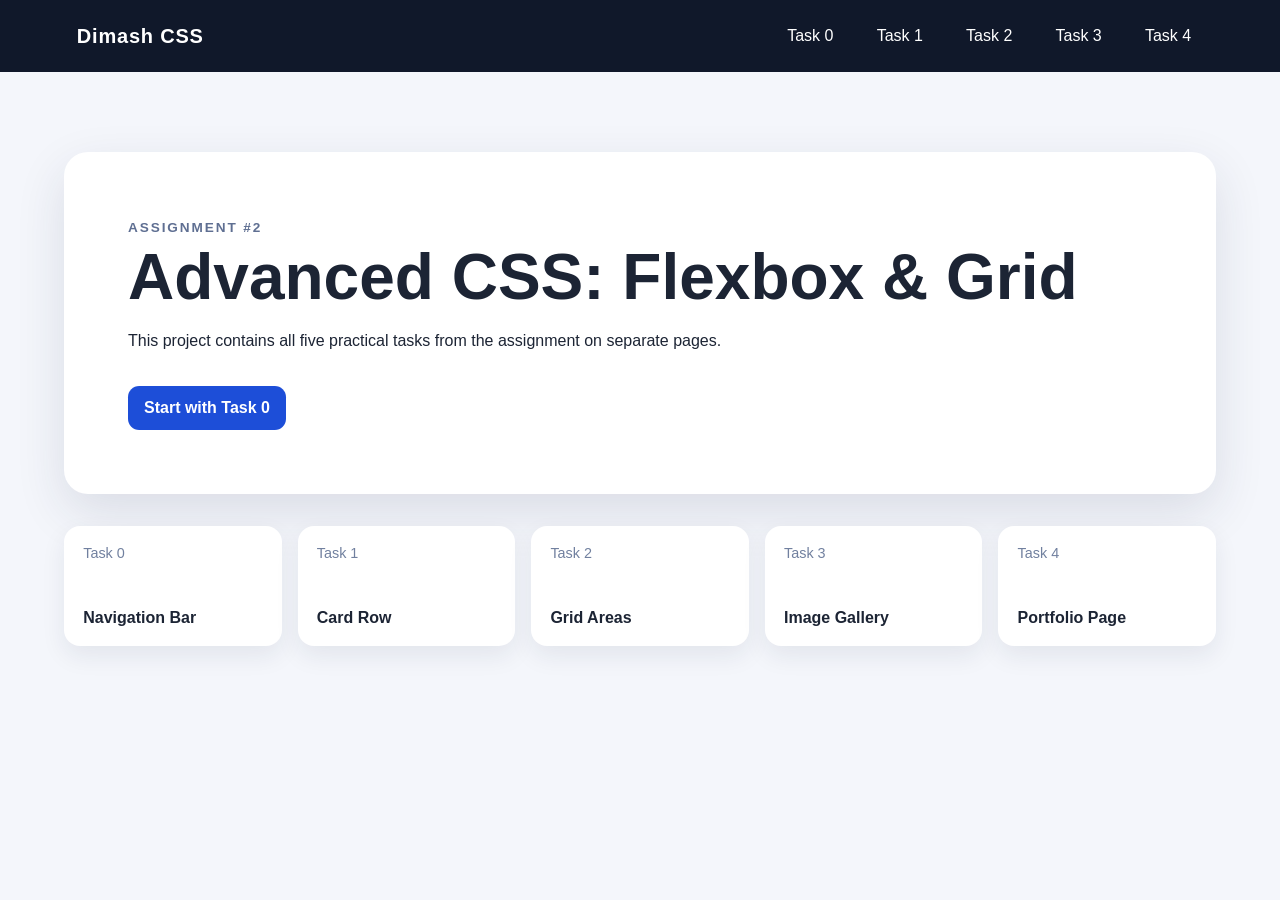
<file: index.html>
<!DOCTYPE html>
<html lang="en">
<head>
    <meta charset="UTF-8">
    <meta name="viewport" content="width=device-width, initial-scale=1.0">
    <title>Advanced CSS Assignment</title>
    <link rel="stylesheet" href="style.css">
</head>
<body>
    <header class="site-header">
        <a class="logo" href="index.html">Dimash CSS</a>
        <nav class="nav-links">
            <a href="task0.html">Task 0</a>
            <a href="task1.html">Task 1</a>
            <a href="task2.html">Task 2</a>
            <a href="task3.html">Task 3</a>
            <a href="task4.html">Task 4</a>
        </nav>
    </header>

    <main class="landing">
        <section class="hero-panel">
            <p class="eyebrow">Assignment #2</p>
            <h1>Advanced CSS: Flexbox & Grid</h1>
            <p>This project contains all five practical tasks from the assignment on separate pages.</p>
            <a class="primary-button" href="task0.html">Start with Task 0</a>
        </section>

        <section class="task-list">
            <a class="task-link-card" href="task0.html"><span>Task 0</span><strong>Navigation Bar</strong></a>
            <a class="task-link-card" href="task1.html"><span>Task 1</span><strong>Card Row</strong></a>
            <a class="task-link-card" href="task2.html"><span>Task 2</span><strong>Grid Areas</strong></a>
            <a class="task-link-card" href="task3.html"><span>Task 3</span><strong>Image Gallery</strong></a>
            <a class="task-link-card" href="task4.html"><span>Task 4</span><strong>Portfolio Page</strong></a>
        </section>
    </main>
</body>
</html>
</file>
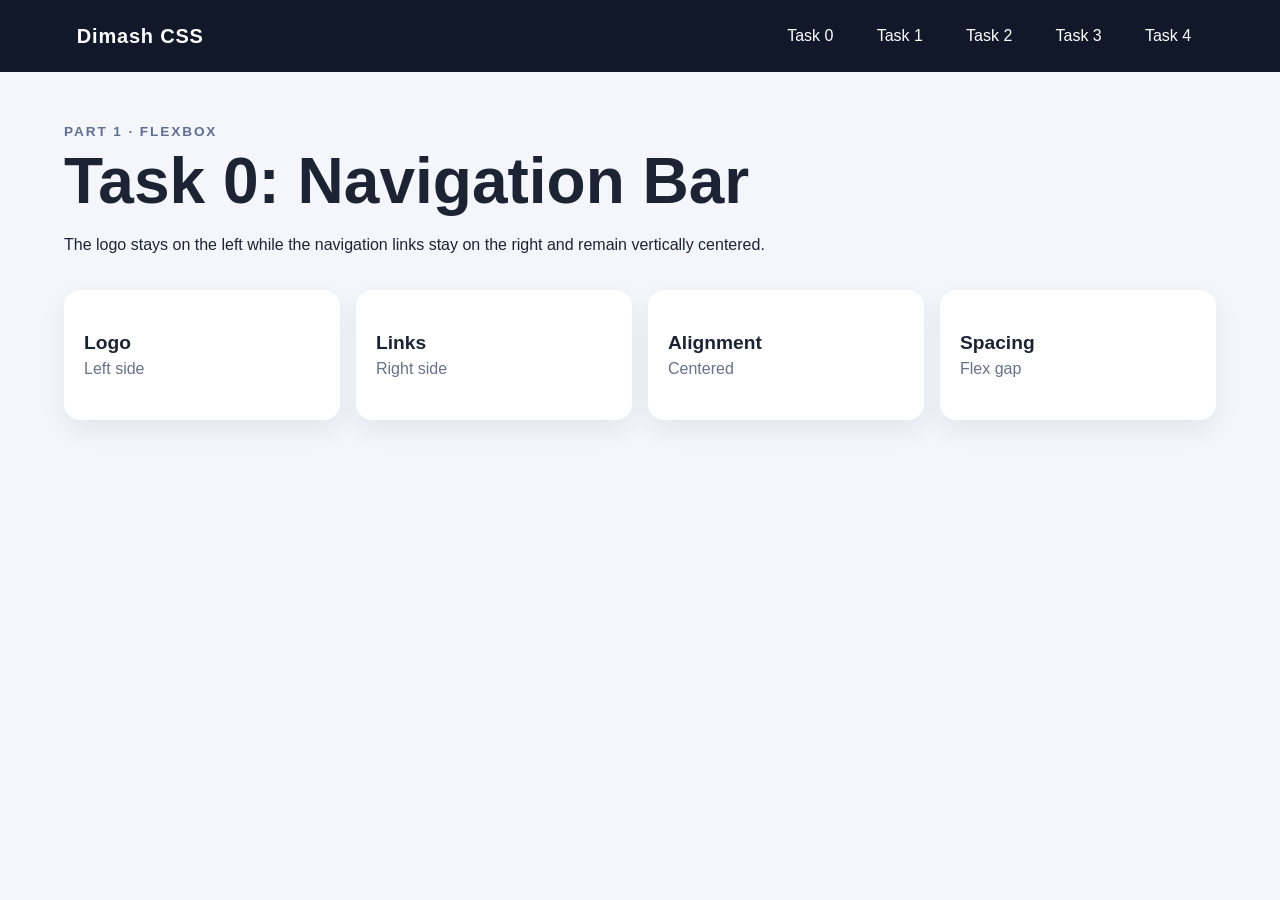
<file: task0.html>
<!DOCTYPE html>
<html lang="en">
<head>
    <meta charset="UTF-8">
    <meta name="viewport" content="width=device-width, initial-scale=1.0">
    <title>Task 0 - Navigation Bar</title>
    <link rel="stylesheet" href="style.css">
</head>
<body>
    <header class="site-header demo-navbar">
        <a class="logo" href="index.html">Dimash CSS</a>
        <nav class="nav-links">
            <a href="task0.html">Task 0</a>
            <a href="task1.html">Task 1</a>
            <a href="task2.html">Task 2</a>
            <a href="task3.html">Task 3</a>
            <a href="task4.html">Task 4</a>
        </nav>
    </header>

    <main class="page-shell">
        <section class="intro-block">
            <p class="eyebrow">Part 1 · Flexbox</p>
            <h1>Task 0: Navigation Bar</h1>
            <p>The logo stays on the left while the navigation links stay on the right and remain vertically centered.</p>
        </section>

        <section class="feature-strip">
            <div><strong>Logo</strong><span>Left side</span></div>
            <div><strong>Links</strong><span>Right side</span></div>
            <div><strong>Alignment</strong><span>Centered</span></div>
            <div><strong>Spacing</strong><span>Flex gap</span></div>
        </section>
    </main>
</body>
</html>
</file>
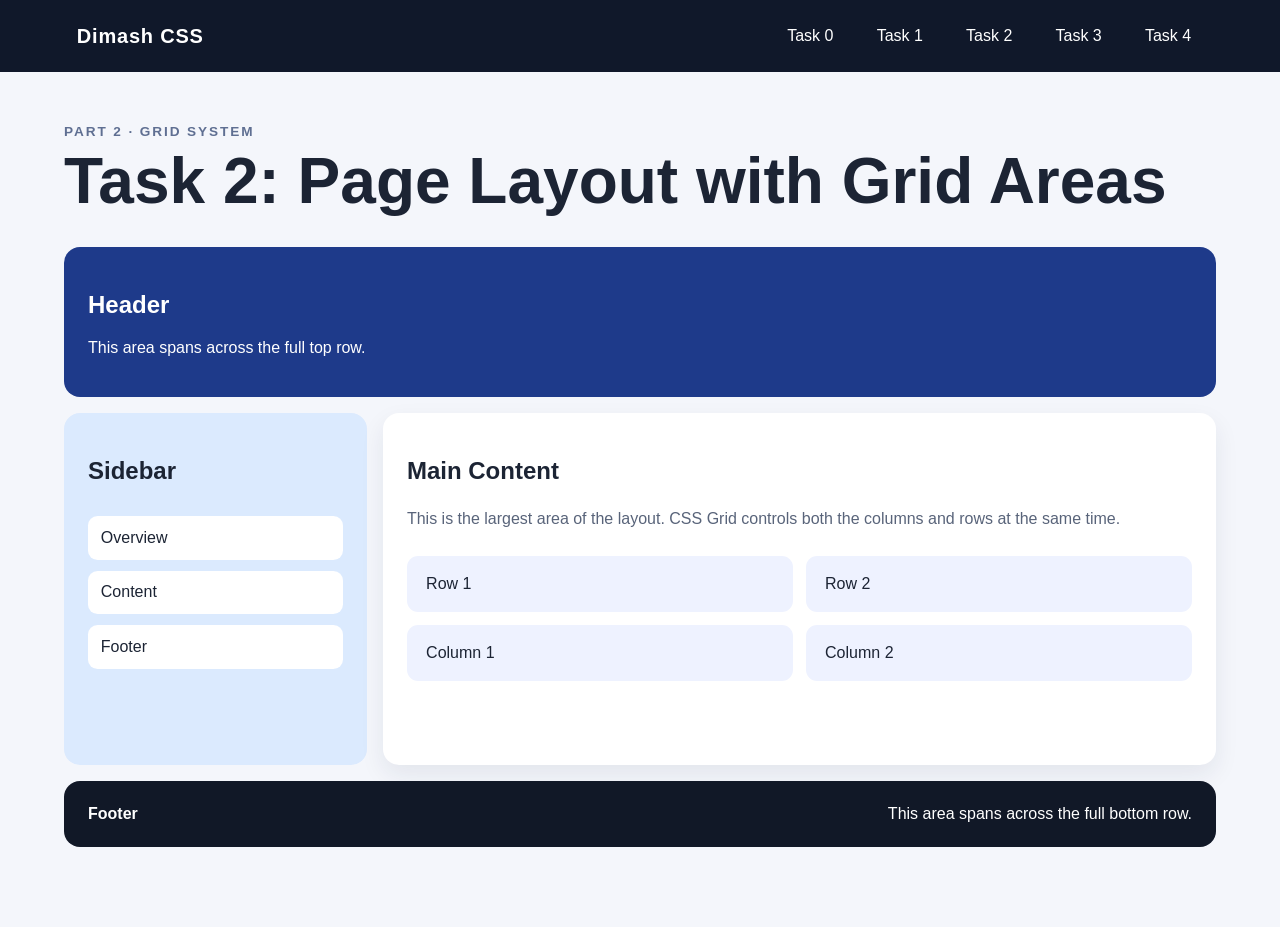
<file: task2.html>
<!DOCTYPE html>
<html lang="en">
<head>
    <meta charset="UTF-8">
    <meta name="viewport" content="width=device-width, initial-scale=1.0">
    <title>Task 2 - Grid Areas</title>
    <link rel="stylesheet" href="style.css">
</head>
<body>
    <header class="site-header compact-header">
        <a class="logo" href="index.html">Dimash CSS</a>
        <nav class="nav-links">
            <a href="task0.html">Task 0</a>
            <a href="task1.html">Task 1</a>
            <a href="task2.html">Task 2</a>
            <a href="task3.html">Task 3</a>
            <a href="task4.html">Task 4</a>
        </nav>
    </header>

    <main class="page-shell">
        <section class="intro-block">
            <p class="eyebrow">Part 2 · Grid System</p>
            <h1>Task 2: Page Layout with Grid Areas</h1>
        </section>

        <section class="grid-layout-demo">
            <header class="grid-header">
                <h2>Header</h2>
                <p>This area spans across the full top row.</p>
            </header>

            <aside class="grid-sidebar">
                <h2>Sidebar</h2>
                <a href="#overview">Overview</a>
                <a href="#content">Content</a>
                <a href="#footer">Footer</a>
            </aside>

            <article class="grid-main" id="content">
                <h2>Main Content</h2>
                <p>This is the largest area of the layout. CSS Grid controls both the columns and rows at the same time.</p>
                <div class="mini-grid">
                    <div>Row 1</div>
                    <div>Row 2</div>
                    <div>Column 1</div>
                    <div>Column 2</div>
                </div>
            </article>

            <footer class="grid-footer" id="footer">
                <strong>Footer</strong>
                <span>This area spans across the full bottom row.</span>
            </footer>
        </section>
    </main>
</body>
</html>
</file>
<file: style.css>
* {
    box-sizing: border-box;
}

html {
    scroll-behavior: smooth;
}

body {
    margin: 0;
    font-family: Arial, Helvetica, sans-serif;
    background: #f4f6fb;
    color: #1c2434;
}

a {
    color: inherit;
    text-decoration: none;
}

img {
    display: block;
    width: 100%;
}

.site-header {
    min-height: 72px;
    padding: 0 6%;
    display: flex;
    align-items: center;
    justify-content: space-between;
    gap: 2rem;
    background: #10182a;
    color: white;
}

.logo {
    font-size: 1.25rem;
    font-weight: 800;
    letter-spacing: 0.04em;
}

.nav-links {
    display: flex;
    align-items: center;
    justify-content: flex-end;
    gap: 1.2rem;
    flex-wrap: wrap;
}

.nav-links a {
    padding: 0.55rem 0.75rem;
    border-radius: 0.6rem;
    transition: background 0.2s ease, transform 0.2s ease;
}

.nav-links a:hover {
    background: #263354;
    transform: translateY(-2px);
}

.landing,
.page-shell {
    width: min(1180px, 90%);
    margin: 0 auto;
}

.landing {
    padding: 5rem 0;
}

.hero-panel {
    padding: clamp(2rem, 5vw, 4.5rem);
    border-radius: 1.5rem;
    background: #ffffff;
    box-shadow: 0 18px 50px rgba(29, 42, 70, 0.12);
}

.hero-panel h1,
.intro-block h1,
.projects-area h1 {
    margin: 0.3rem 0 1rem;
    font-size: clamp(2rem, 5vw, 4rem);
    line-height: 1.05;
}

.hero-panel p,
.intro-block p {
    max-width: 750px;
    line-height: 1.7;
}

.eyebrow {
    margin: 0;
    font-size: 0.85rem;
    font-weight: 800;
    letter-spacing: 0.14em;
    text-transform: uppercase;
    color: #5f6f92;
}

.primary-button,
.card-button {
    display: inline-flex;
    align-items: center;
    justify-content: center;
    min-height: 44px;
    padding: 0.75rem 1rem;
    border-radius: 0.7rem;
    background: #1d4ed8;
    color: white;
    font-weight: 700;
}

.hero-panel .primary-button {
    margin-top: 1rem;
}

.task-list {
    margin-top: 2rem;
    display: grid;
    grid-template-columns: repeat(auto-fit, minmax(190px, 1fr));
    gap: 1rem;
}

.task-link-card {
    min-height: 120px;
    padding: 1.2rem;
    display: flex;
    flex-direction: column;
    justify-content: space-between;
    border-radius: 1rem;
    background: white;
    box-shadow: 0 10px 25px rgba(29, 42, 70, 0.08);
    transition: transform 0.2s ease, box-shadow 0.2s ease;
}

.task-link-card:hover {
    transform: translateY(-5px);
    box-shadow: 0 18px 32px rgba(29, 42, 70, 0.14);
}

.task-link-card span {
    color: #71809f;
    font-size: 0.9rem;
}

.page-shell {
    padding: 3rem 0 5rem;
}

.intro-block {
    margin-bottom: 2rem;
}

.feature-strip {
    display: flex;
    gap: 1rem;
    flex-wrap: wrap;
}

.feature-strip div {
    flex: 1 1 200px;
    min-height: 130px;
    padding: 1.25rem;
    display: flex;
    flex-direction: column;
    justify-content: center;
    gap: 0.4rem;
    border-radius: 1rem;
    background: white;
    box-shadow: 0 10px 25px rgba(29, 42, 70, 0.08);
}

.feature-strip strong {
    font-size: 1.2rem;
}

.feature-strip span {
    color: #67718a;
}

.card-row {
    display: flex;
    align-items: stretch;
    gap: 1.5rem;
    flex-wrap: wrap;
}

.info-card {
    flex: 1 1 280px;
    display: flex;
    flex-direction: column;
    overflow: hidden;
    border-radius: 1rem;
    background: white;
    box-shadow: 0 12px 28px rgba(29, 42, 70, 0.1);
    transition: transform 0.25s ease, box-shadow 0.25s ease;
}

.info-card:hover {
    transform: translateY(-7px);
    box-shadow: 0 18px 36px rgba(29, 42, 70, 0.18);
}

.info-card img {
    height: 210px;
    object-fit: cover;
}

.card-content {
    flex: 1;
    padding: 1.4rem;
    display: flex;
    flex-direction: column;
}

.card-content h2 {
    margin-top: 0;
}

.card-content p {
    line-height: 1.65;
    color: #59647a;
}

.card-content .card-button {
    margin-top: auto;
    align-self: flex-start;
}

.grid-layout-demo {
    min-height: 600px;
    display: grid;
    grid-template-columns: minmax(180px, 0.8fr) minmax(0, 2.2fr);
    grid-template-rows: auto 1fr auto;
    grid-template-areas:
        "header header"
        "sidebar main"
        "footer footer";
    gap: 1rem;
}

.grid-layout-demo > * {
    padding: 1.5rem;
    border-radius: 1rem;
}

.grid-header {
    grid-area: header;
    background: #1e3a8a;
    color: white;
}

.grid-sidebar {
    grid-area: sidebar;
    display: flex;
    flex-direction: column;
    gap: 0.7rem;
    background: #dbeafe;
}

.grid-sidebar a {
    padding: 0.8rem;
    border-radius: 0.6rem;
    background: white;
}

.grid-main {
    grid-area: main;
    background: white;
    box-shadow: 0 10px 25px rgba(29, 42, 70, 0.08);
}

.grid-main p {
    line-height: 1.7;
    color: #59647a;
}

.grid-footer {
    grid-area: footer;
    display: flex;
    justify-content: space-between;
    gap: 1rem;
    background: #111827;
    color: white;
}

.mini-grid {
    margin-top: 1.5rem;
    display: grid;
    grid-template-columns: repeat(2, 1fr);
    gap: 0.8rem;
}

.mini-grid div {
    padding: 1.2rem;
    border-radius: 0.7rem;
    background: #eef2ff;
}

.gallery-grid {
    display: grid;
    grid-template-columns: repeat(3, 1fr);
    gap: 1rem;
}

.gallery-item {
    position: relative;
    margin: 0;
    aspect-ratio: 1;
    overflow: hidden;
    border-radius: 1rem;
    background: #d7dce7;
}

.gallery-item img {
    width: 100%;
    height: 100%;
    object-fit: cover;
    transition: transform 0.3s ease, filter 0.3s ease;
}

.gallery-item figcaption {
    position: absolute;
    inset: auto 0 0 0;
    padding: 2.5rem 1rem 1rem;
    color: white;
    font-size: 1.1rem;
    font-weight: 800;
    background: linear-gradient(transparent, rgba(0, 0, 0, 0.8));
    opacity: 0;
    transform: translateY(20px);
    transition: opacity 0.3s ease, transform 0.3s ease;
}

.gallery-item:hover img {
    transform: scale(1.06);
    filter: brightness(0.72);
}

.gallery-item:hover figcaption {
    opacity: 1;
    transform: translateY(0);
}

.portfolio-body {
    min-height: 100vh;
    display: grid;
    grid-template-rows: auto 1fr auto;
}

.portfolio-grid {
    width: min(1180px, 90%);
    margin: 0 auto;
    padding: 3rem 0;
    display: grid;
    grid-template-columns: minmax(0, 2fr) minmax(240px, 0.8fr);
    gap: 2rem;
}

.projects-area {
    min-width: 0;
}

.project-card {
    margin-top: 1rem;
    padding: 1.4rem;
    display: flex;
    align-items: center;
    justify-content: space-between;
    gap: 1.5rem;
    border-radius: 1rem;
    background: white;
    box-shadow: 0 10px 25px rgba(29, 42, 70, 0.08);
}

.project-text h2 {
    margin: 0 0 0.6rem;
}

.project-text p {
    margin: 0;
    line-height: 1.6;
    color: #59647a;
}

.project-card .card-button {
    flex: 0 0 auto;
}

.portfolio-sidebar {
    display: flex;
    flex-direction: column;
    gap: 1rem;
}

.profile-box,
.skill-box {
    padding: 1.3rem;
    border-radius: 1rem;
    background: white;
    box-shadow: 0 10px 25px rgba(29, 42, 70, 0.08);
}

.profile-box img {
    aspect-ratio: 1;
    object-fit: cover;
    border-radius: 0.8rem;
}

.profile-box p {
    line-height: 1.6;
    color: #59647a;
}

.skill-box {
    display: flex;
    flex-wrap: wrap;
    gap: 0.7rem;
}

.skill-box h2 {
    width: 100%;
    margin: 0 0 0.4rem;
}

.skill-box span {
    padding: 0.55rem 0.8rem;
    border-radius: 999px;
    background: #e0e7ff;
    color: #28376b;
    font-weight: 700;
}

.portfolio-footer {
    min-height: 80px;
    padding: 1rem 6%;
    display: flex;
    align-items: center;
    justify-content: space-between;
    gap: 1rem;
    background: #10182a;
    color: white;
}

@media (max-width: 800px) {
    .site-header {
        padding-top: 1rem;
        padding-bottom: 1rem;
        flex-direction: column;
        align-items: flex-start;
    }

    .nav-links {
        justify-content: flex-start;
    }

    .grid-layout-demo {
        grid-template-columns: 1fr;
        grid-template-areas:
            "header"
            "sidebar"
            "main"
            "footer";
    }

    .gallery-grid {
        grid-template-columns: repeat(2, 1fr);
    }

    .portfolio-grid {
        grid-template-columns: 1fr;
    }

    .project-card {
        align-items: flex-start;
        flex-direction: column;
    }
}

@media (max-width: 520px) {
    .gallery-grid {
        grid-template-columns: 1fr;
    }

    .grid-footer,
    .portfolio-footer {
        flex-direction: column;
        align-items: flex-start;
    }
}
</file>
